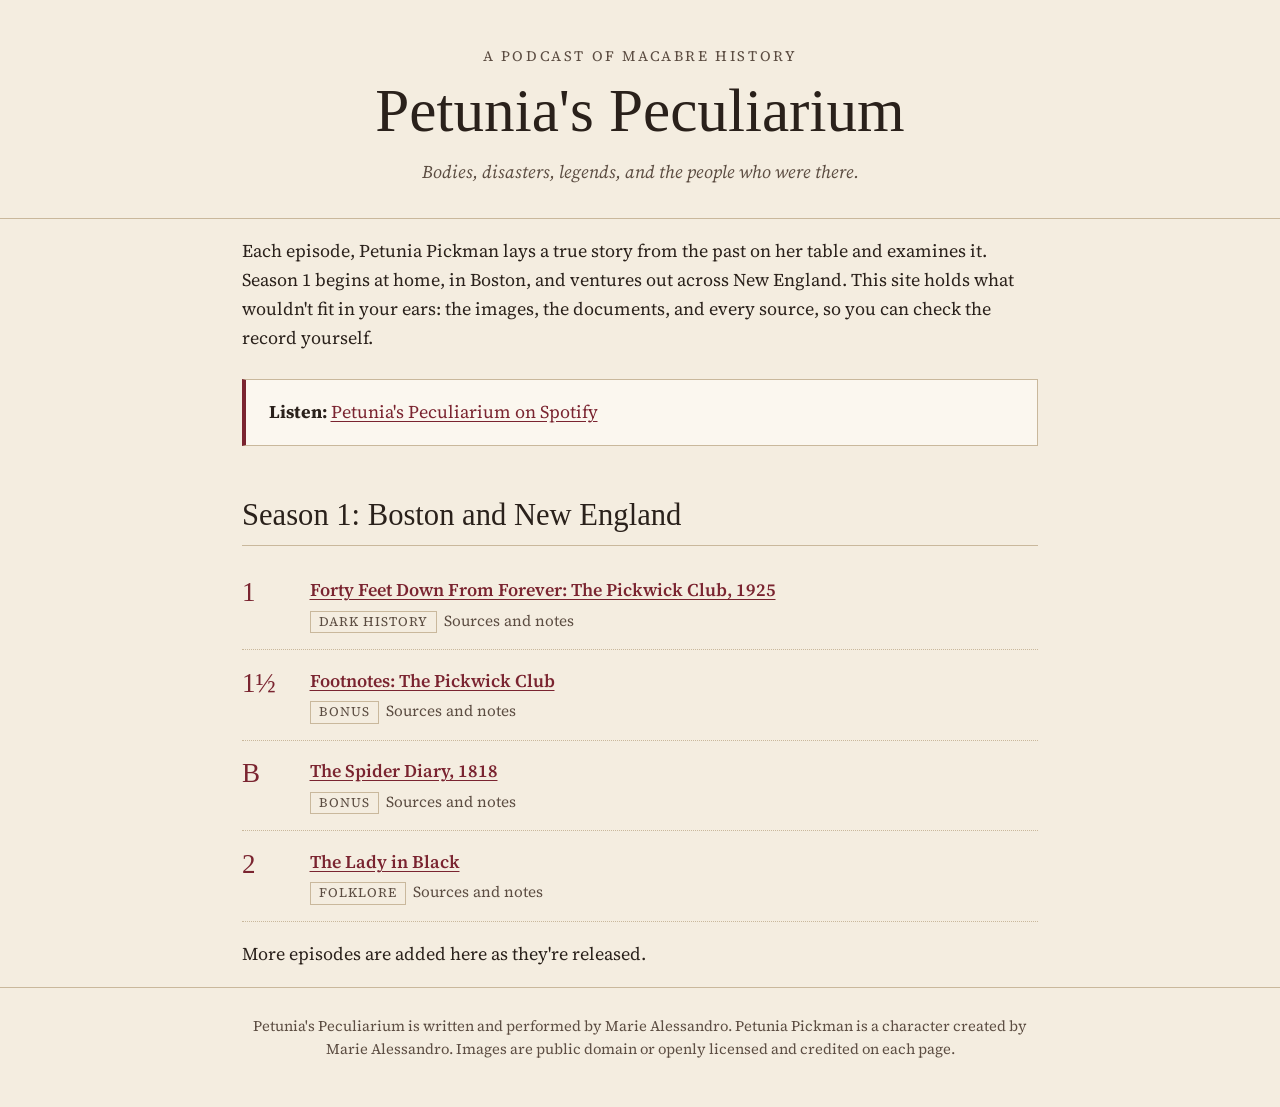
<file: index.html>
<!doctype html>
<html lang="en">
<head>
  <meta charset="utf-8">
  <meta name="viewport" content="width=device-width, initial-scale=1">
  <title>Petunia's Peculiarium</title>
  <meta name="description" content="Episode resources for Petunia's Peculiarium: images, sources, and further reading on macabre history, beginning in Boston.">
  <link rel="preconnect" href="https://fonts.googleapis.com">
  <link rel="preconnect" href="https://fonts.gstatic.com" crossorigin>
  <link href="https://fonts.googleapis.com/css2?family=IM+Fell+English:ital@0;1&family=Source+Serif+4:ital,opsz,wght@0,8..60,400;0,8..60,600;1,8..60,400&display=swap" rel="stylesheet">
  <link rel="stylesheet" href="assets/style.css">
</head>
<body>
  <header class="site">
    <div class="wrap">
      <p class="kicker">A podcast of macabre history</p>
      <h1><a href="./">Petunia's Peculiarium</a></h1>
      <p class="tagline">Bodies, disasters, legends, and the people who were there.</p>
    </div>
  </header>

  <main class="wrap">
    <p>Each episode, Petunia Pickman lays a true story from the past on her table and examines it. Season 1 begins at home, in Boston, and ventures out across New England. This site holds what wouldn't fit in your ears: the images, the documents, and every source, so you can check the record yourself.</p>

    <div class="listen">
      <p><strong>Listen:</strong> <a href="https://open.spotify.com/show/64ww9guxLLeLLj0aD7bXne">Petunia's Peculiarium on Spotify</a></p>
    </div>

    <h2>Season 1: Boston and New England</h2>
    <ol class="episodes">
      <li><span class="num">1</span><span class="title"><a href="episodes/ep01-forty-feet-down.html">Forty Feet Down From Forever: The Pickwick Club, 1925</a></span><span class="meta"><span class="tag">Dark history</span>Sources and notes</span></li>
      <li><span class="num">1½</span><span class="title"><a href="episodes/ep01-footnotes-pickwick.html">Footnotes: The Pickwick Club</a></span><span class="meta"><span class="tag">Bonus</span>Sources and notes</span></li>
      <li><span class="num">B</span><span class="title"><a href="episodes/bonus-spider-diary.html">The Spider Diary, 1818</a></span><span class="meta"><span class="tag">Bonus</span>Sources and notes</span></li>
      <li><span class="num">2</span><span class="title"><a href="episodes/ep02-lady-in-black.html">The Lady in Black</a></span><span class="meta"><span class="tag">Folklore</span>Sources and notes</span></li>
    </ol>
    <p>More episodes are added here as they're released.</p>
  </main>

  <footer class="site">
    <div class="wrap">Petunia's Peculiarium is written and performed by Marie Alessandro. Petunia Pickman is a character created by Marie Alessandro. Images are public domain or openly licensed and credited on each page.</div>
  </footer>
</body>
</html>
</file>
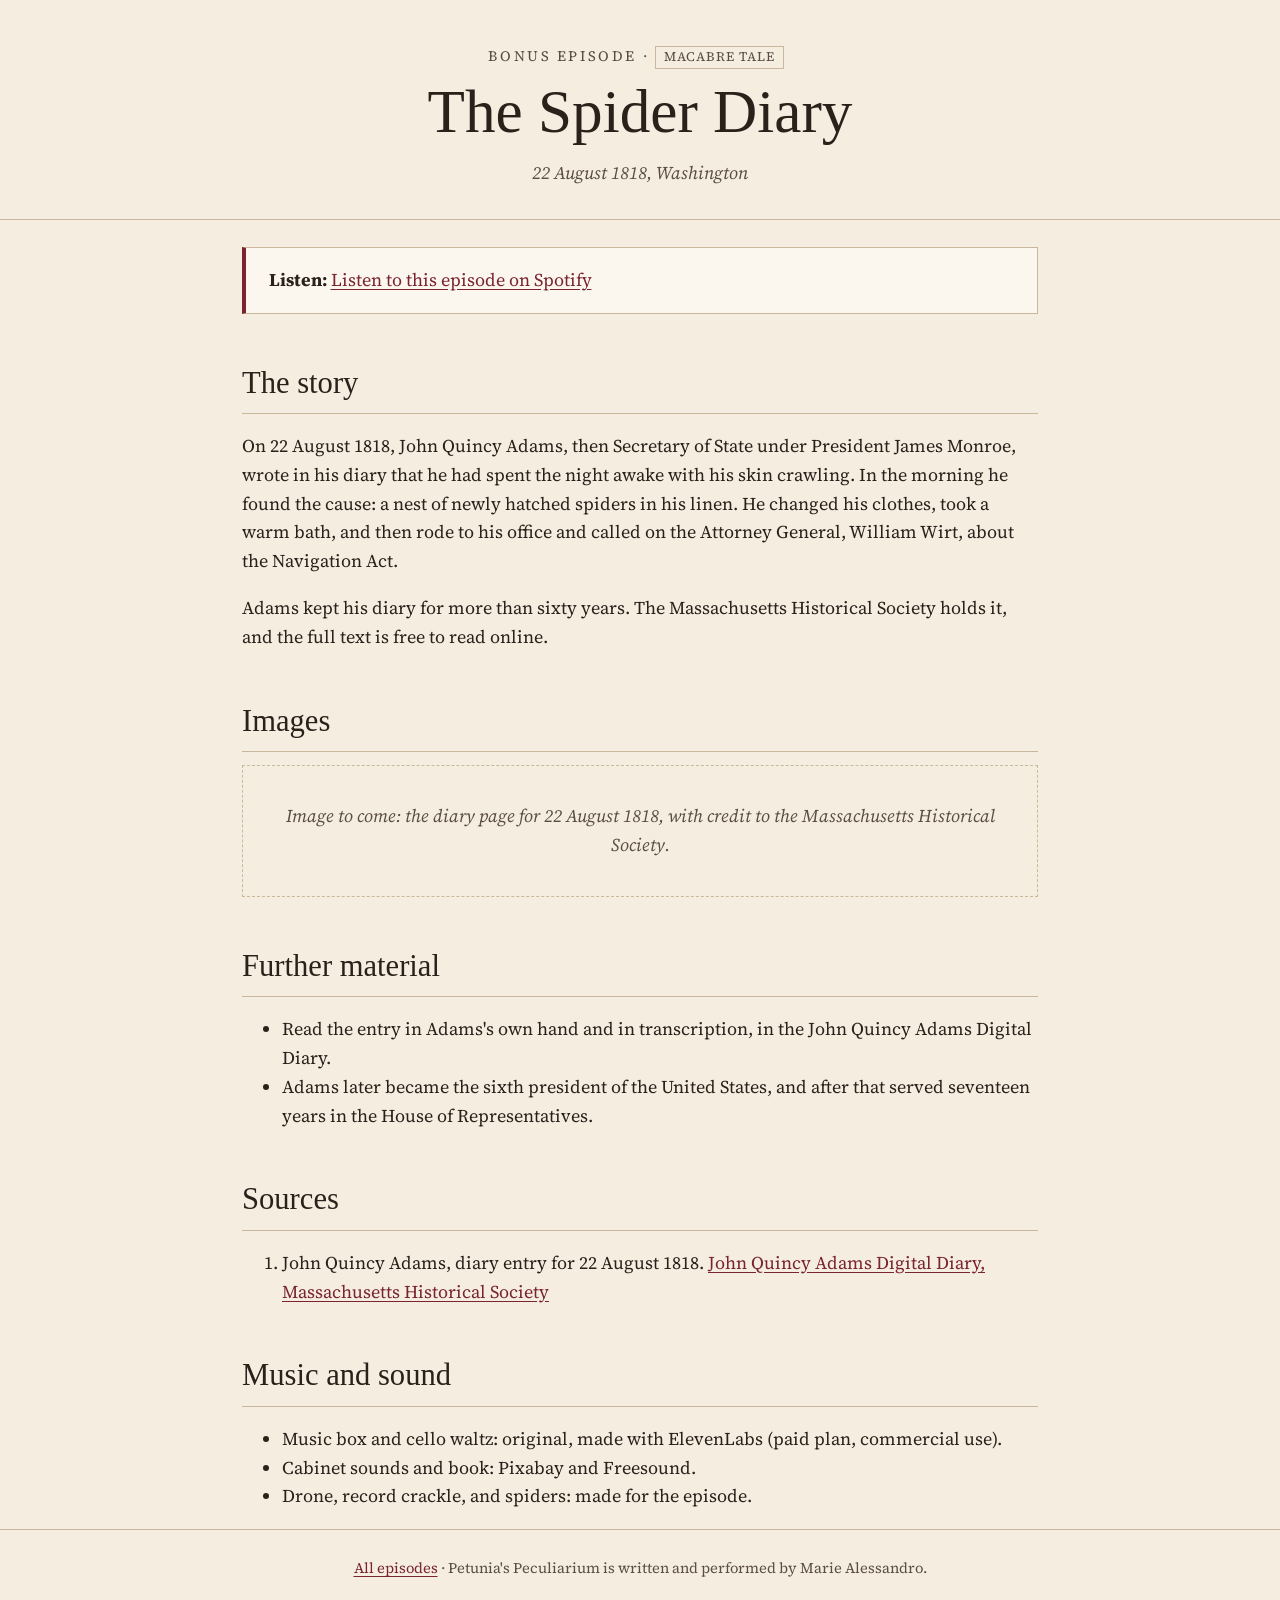
<file: episodes/bonus-spider-diary.html>
<!doctype html>
<html lang="en">
<head>
  <meta charset="utf-8">
  <meta name="viewport" content="width=device-width, initial-scale=1">
  <title>The Spider Diary | Petunia's Peculiarium</title>
  <meta name="description" content="Sources and notes for the Spider Diary bonus episode: John Quincy Adams's diary entry of August 22, 1818.">
  <link rel="preconnect" href="https://fonts.googleapis.com">
  <link rel="preconnect" href="https://fonts.gstatic.com" crossorigin>
  <link href="https://fonts.googleapis.com/css2?family=IM+Fell+English:ital@0;1&family=Source+Serif+4:ital,opsz,wght@0,8..60,400;0,8..60,600;1,8..60,400&display=swap" rel="stylesheet">
  <link rel="stylesheet" href="../assets/style.css">
</head>
<body>
  <header class="site">
    <div class="wrap">
      <p class="kicker">Bonus episode · <span class="tag">Macabre tale</span></p>
      <h1><a href="../">The Spider Diary</a></h1>
      <p class="tagline">22 August 1818, Washington</p>
    </div>
  </header>

  <main class="wrap">
    <div class="listen">
      <p><strong>Listen:</strong> <a href="https://open.spotify.com/episode/4SubniQyx1roM9YhWF8esh">Listen to this episode on Spotify</a></p>
    </div>

    <h2>The story</h2>
    <p>On 22 August 1818, John Quincy Adams, then Secretary of State under President James Monroe, wrote in his diary that he had spent the night awake with his skin crawling. In the morning he found the cause: a nest of newly hatched spiders in his linen. He changed his clothes, took a warm bath, and then rode to his office and called on the Attorney General, William Wirt, about the Navigation Act.</p>
    <p>Adams kept his diary for more than sixty years. The Massachusetts Historical Society holds it, and the full text is free to read online.</p>

    <h2>Images</h2>
    <div class="placeholder">Image to come: the diary page for 22 August 1818, with credit to the Massachusetts Historical Society.</div>

    <h2>Further material</h2>
    <ul>
      <li>Read the entry in Adams's own hand and in transcription, in the John Quincy Adams Digital Diary.</li>
      <li>Adams later became the sixth president of the United States, and after that served seventeen years in the House of Representatives.</li>
    </ul>

    <h2>Sources</h2>
    <ol class="sources">
      <li>John Quincy Adams, diary entry for 22 August 1818. <a href="https://www.primarysourcecoop.org/publications/jqa/document/jqadiaries-v30-1818-08-p382--entry22">John Quincy Adams Digital Diary, Massachusetts Historical Society</a></li>
    </ol>

    <h2>Music and sound</h2>
    <ul>
      <li>Music box and cello waltz: original, made with ElevenLabs (paid plan, commercial use).</li>
      <li>Cabinet sounds and book: Pixabay and Freesound.</li>
      <li>Drone, record crackle, and spiders: made for the episode.</li>
    </ul>
  </main>

  <footer class="site">
    <div class="wrap"><a href="../">All episodes</a> · Petunia's Peculiarium is written and performed by Marie Alessandro.</div>
  </footer>
</body>
</html>
</file>
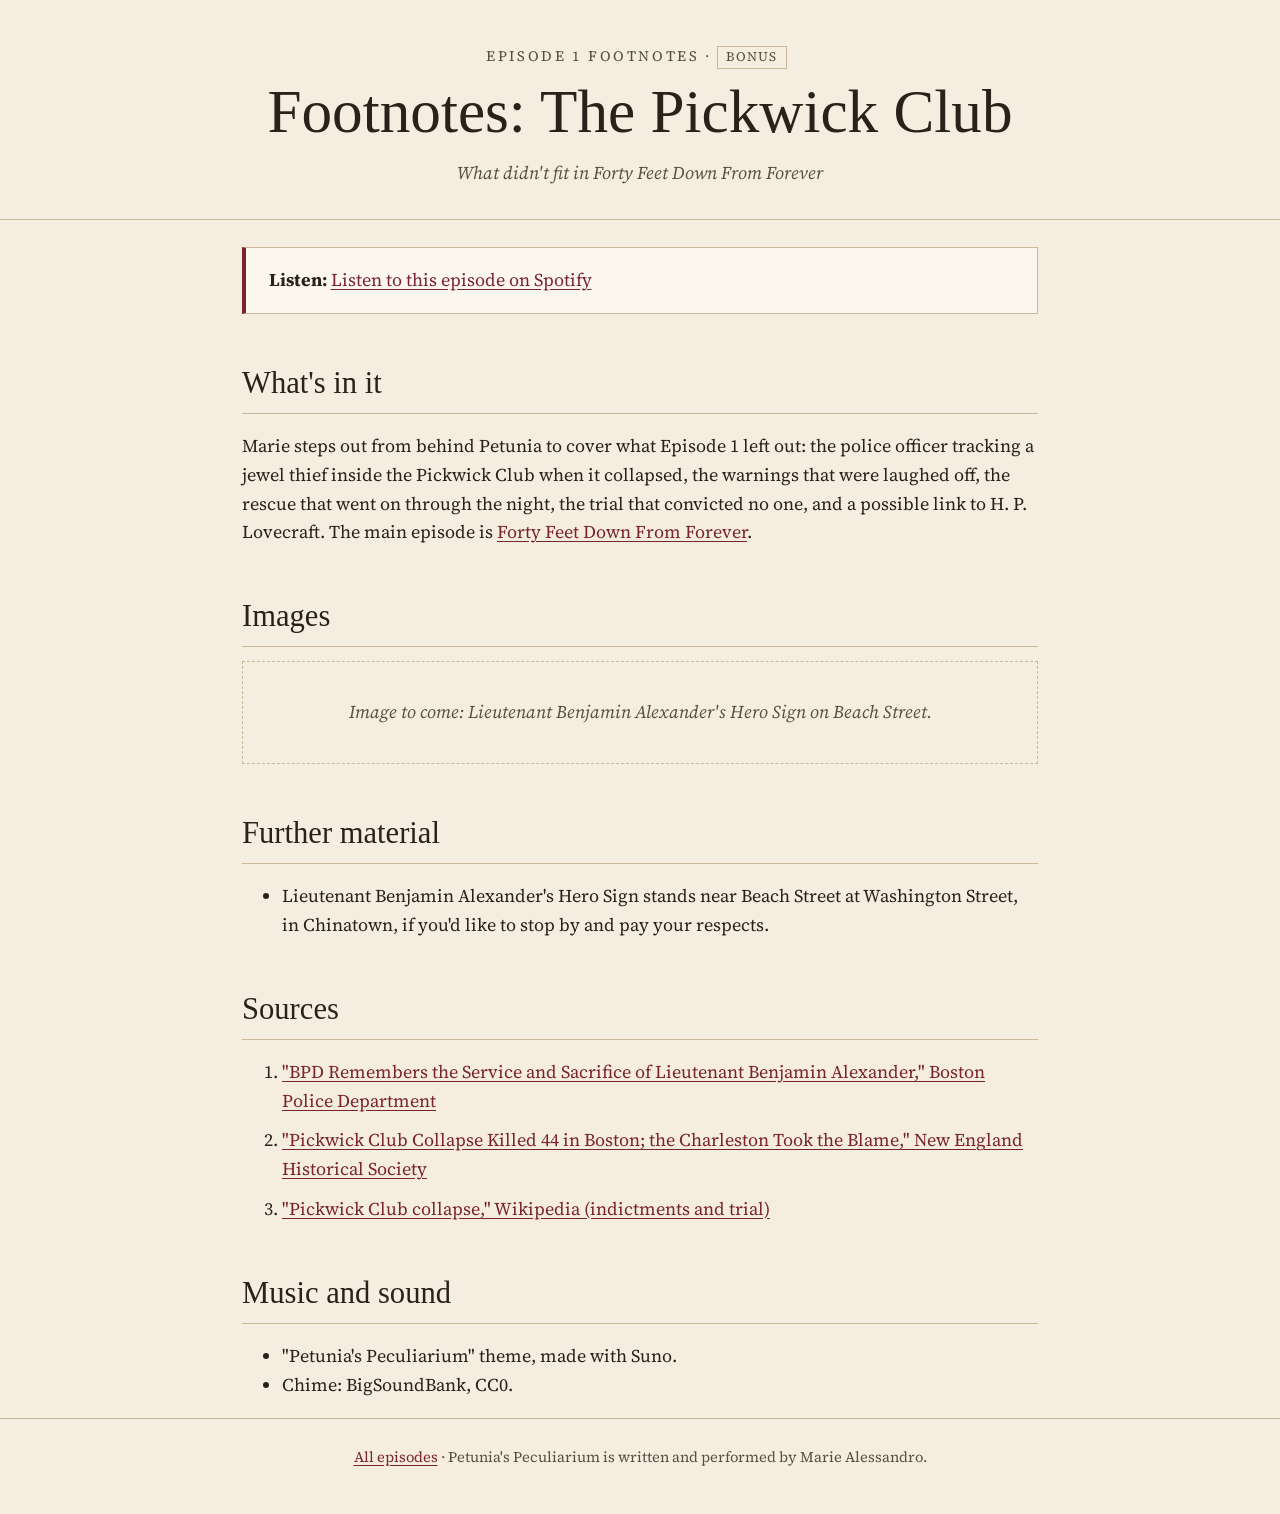
<file: episodes/ep01-footnotes-pickwick.html>
<!doctype html>
<html lang="en">
<head>
  <meta charset="utf-8">
  <meta name="viewport" content="width=device-width, initial-scale=1">
  <title>Footnotes: The Pickwick Club | Petunia's Peculiarium</title>
  <meta name="description" content="Sources and notes for Pickwick Footnotes: what didn't fit in Episode 1, including Lieutenant Benjamin Alexander and the trial.">
  <link rel="preconnect" href="https://fonts.googleapis.com">
  <link rel="preconnect" href="https://fonts.gstatic.com" crossorigin>
  <link href="https://fonts.googleapis.com/css2?family=IM+Fell+English:ital@0;1&family=Source+Serif+4:ital,opsz,wght@0,8..60,400;0,8..60,600;1,8..60,400&display=swap" rel="stylesheet">
  <link rel="stylesheet" href="../assets/style.css">
</head>
<body>
  <header class="site">
    <div class="wrap">
      <p class="kicker">Episode 1 Footnotes · <span class="tag">Bonus</span></p>
      <h1><a href="../">Footnotes: The Pickwick Club</a></h1>
      <p class="tagline">What didn't fit in Forty Feet Down From Forever</p>
    </div>
  </header>

  <main class="wrap">
    <div class="listen">
      <p><strong>Listen:</strong> <a href="https://open.spotify.com/episode/2uhnKZG4rZEW8IVbMVgzVX">Listen to this episode on Spotify</a></p>
    </div>

    <h2>What's in it</h2>
    <p>Marie steps out from behind Petunia to cover what Episode 1 left out: the police officer tracking a jewel thief inside the Pickwick Club when it collapsed, the warnings that were laughed off, the rescue that went on through the night, the trial that convicted no one, and a possible link to H. P. Lovecraft. The main episode is <a href="ep01-forty-feet-down.html">Forty Feet Down From Forever</a>.</p>

    <h2>Images</h2>
    <div class="placeholder">Image to come: Lieutenant Benjamin Alexander's Hero Sign on Beach Street.</div>

    <h2>Further material</h2>
    <ul>
      <li>Lieutenant Benjamin Alexander's Hero Sign stands near Beach Street at Washington Street, in Chinatown, if you'd like to stop by and pay your respects.</li>
    </ul>

    <h2>Sources</h2>
    <ol class="sources">
      <li><a href="https://police.boston.gov/2023/07/04/bpd-remembers-the-service-and-sacrifice-of-lieutenant-benjamin-alexander-killed-in-the-line-of-duty-98-years-ago-today/">"BPD Remembers the Service and Sacrifice of Lieutenant Benjamin Alexander," Boston Police Department</a></li>
      <li><a href="https://newenglandhistoricalsociety.com/pickwick-club-collapse-killed-44-boston-charleston-took-the-blame/">"Pickwick Club Collapse Killed 44 in Boston; the Charleston Took the Blame," New England Historical Society</a></li>
      <li><a href="https://en.wikipedia.org/wiki/Pickwick_Club_collapse">"Pickwick Club collapse," Wikipedia (indictments and trial)</a></li>
    </ol>

    <h2>Music and sound</h2>
    <ul>
      <li>"Petunia's Peculiarium" theme, made with Suno.</li>
      <li>Chime: BigSoundBank, CC0.</li>
    </ul>
  </main>

  <footer class="site">
    <div class="wrap"><a href="../">All episodes</a> · Petunia's Peculiarium is written and performed by Marie Alessandro.</div>
  </footer>
</body>
</html>
</file>
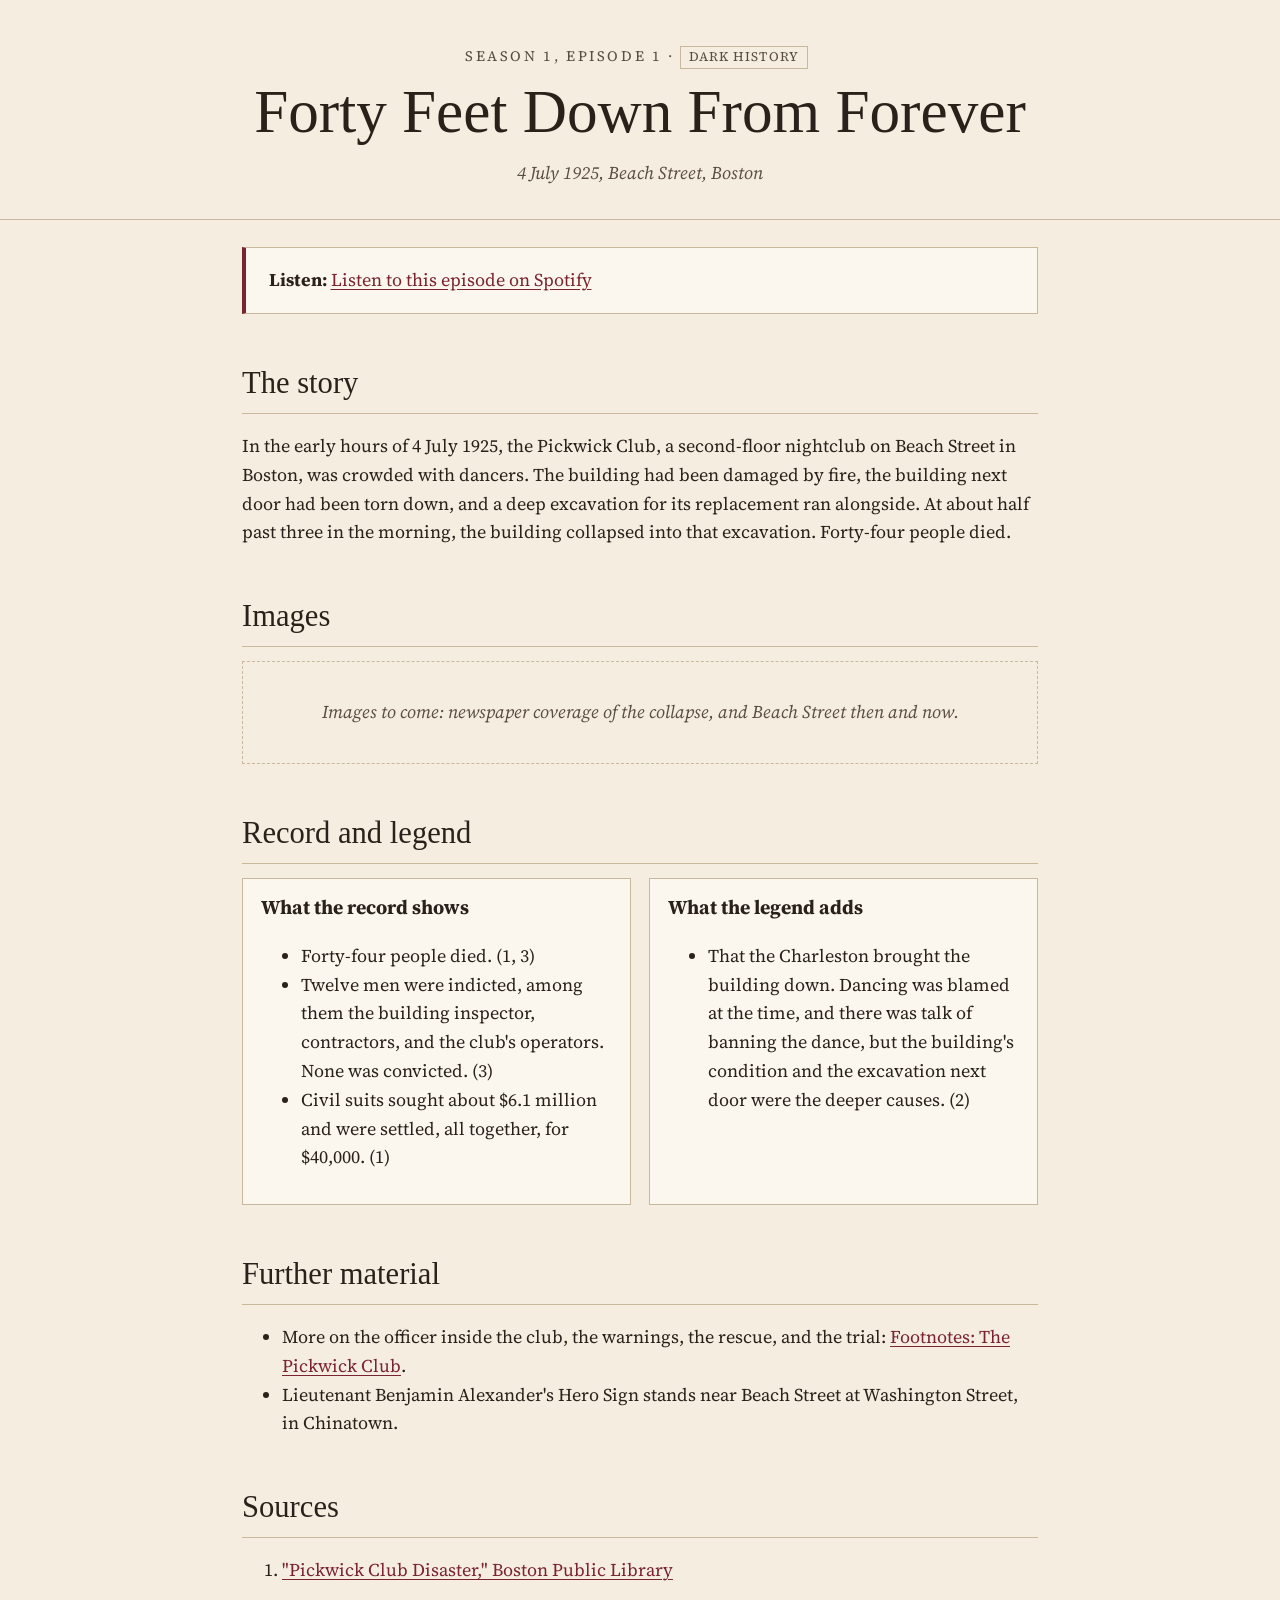
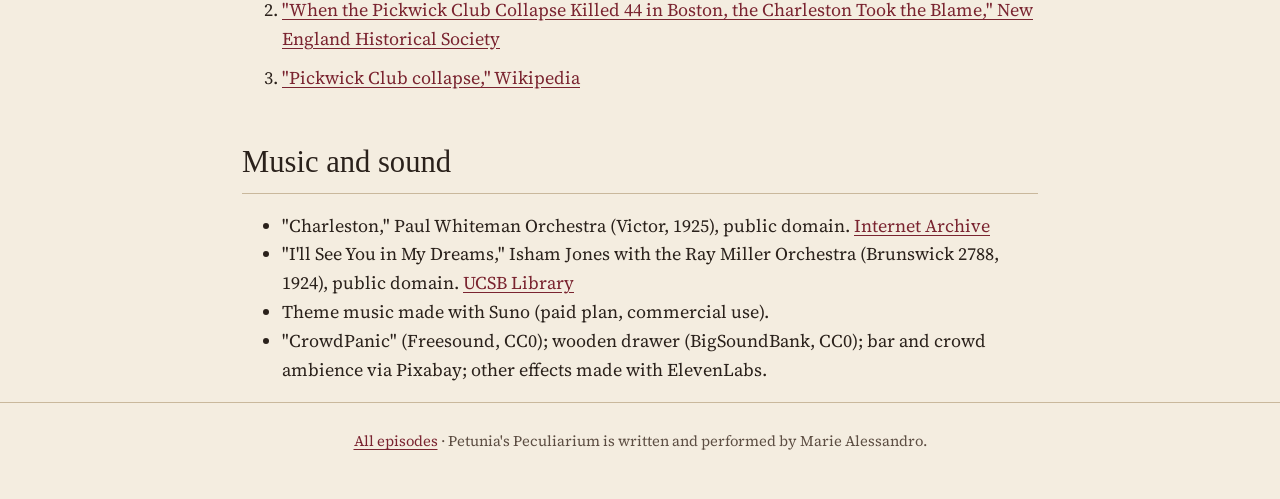
<file: episodes/ep01-forty-feet-down.html>
<!doctype html>
<html lang="en">
<head>
  <meta charset="utf-8">
  <meta name="viewport" content="width=device-width, initial-scale=1">
  <title>Forty Feet Down From Forever | Petunia's Peculiarium</title>
  <meta name="description" content="Sources and notes for Episode 1: the Pickwick Club collapse, Boston, 4 July 1925.">
  <link rel="preconnect" href="https://fonts.googleapis.com">
  <link rel="preconnect" href="https://fonts.gstatic.com" crossorigin>
  <link href="https://fonts.googleapis.com/css2?family=IM+Fell+English:ital@0;1&family=Source+Serif+4:ital,opsz,wght@0,8..60,400;0,8..60,600;1,8..60,400&display=swap" rel="stylesheet">
  <link rel="stylesheet" href="../assets/style.css">
</head>
<body>
  <header class="site">
    <div class="wrap">
      <p class="kicker">Season 1, Episode 1 · <span class="tag">Dark history</span></p>
      <h1><a href="../">Forty Feet Down From Forever</a></h1>
      <p class="tagline">4 July 1925, Beach Street, Boston</p>
    </div>
  </header>

  <main class="wrap">
    <div class="listen">
      <p><strong>Listen:</strong> <a href="https://open.spotify.com/episode/7bC6HznMn5VA8LCRyGICCZ">Listen to this episode on Spotify</a></p>
    </div>

    <h2>The story</h2>
    <p>In the early hours of 4 July 1925, the Pickwick Club, a second-floor nightclub on Beach Street in Boston, was crowded with dancers. The building had been damaged by fire, the building next door had been torn down, and a deep excavation for its replacement ran alongside. At about half past three in the morning, the building collapsed into that excavation. Forty-four people died.</p>

    <h2>Images</h2>
    <div class="placeholder">Images to come: newspaper coverage of the collapse, and Beach Street then and now.</div>

    <h2>Record and legend</h2>
    <div class="record-legend">
      <div>
        <h3>What the record shows</h3>
        <ul>
          <li>Forty-four people died. (1, 3)</li>
          <li>Twelve men were indicted, among them the building inspector, contractors, and the club's operators. None was convicted. (3)</li>
          <li>Civil suits sought about $6.1 million and were settled, all together, for $40,000. (1)</li>
        </ul>
      </div>
      <div>
        <h3>What the legend adds</h3>
        <ul>
          <li>That the Charleston brought the building down. Dancing was blamed at the time, and there was talk of banning the dance, but the building's condition and the excavation next door were the deeper causes. (2)</li>
        </ul>
      </div>
    </div>

    <h2>Further material</h2>
    <ul>
      <li>More on the officer inside the club, the warnings, the rescue, and the trial: <a href="ep01-footnotes-pickwick.html">Footnotes: The Pickwick Club</a>.</li>
      <li>Lieutenant Benjamin Alexander's Hero Sign stands near Beach Street at Washington Street, in Chinatown.</li>
    </ul>

    <h2>Sources</h2>
    <ol class="sources">
      <li><a href="https://www.bpl.org/blogs/post/pickwick-club-disaster/">"Pickwick Club Disaster," Boston Public Library</a></li>
      <li><a href="https://newenglandhistoricalsociety.com/pickwick-club-collapse-killed-44-boston-charleston-took-the-blame/">"When the Pickwick Club Collapse Killed 44 in Boston, the Charleston Took the Blame," New England Historical Society</a></li>
      <li><a href="https://en.wikipedia.org/wiki/Pickwick_Club_collapse">"Pickwick Club collapse," Wikipedia</a></li>
    </ol>

    <h2>Music and sound</h2>
    <ul>
      <li>"Charleston," Paul Whiteman Orchestra (Victor, 1925), public domain. <a href="https://archive.org/details/PaulWhiteman1920-1935CompleteCollection">Internet Archive</a></li>
      <li>"I'll See You in My Dreams," Isham Jones with the Ray Miller Orchestra (Brunswick 2788, 1924), public domain. <a href="https://adp.library.ucsb.edu/index.php/matrix/refer/2000218958">UCSB Library</a></li>
      <li>Theme music made with Suno (paid plan, commercial use).</li>
      <li>"CrowdPanic" (Freesound, CC0); wooden drawer (BigSoundBank, CC0); bar and crowd ambience via Pixabay; other effects made with ElevenLabs.</li>
    </ul>
  </main>

  <footer class="site">
    <div class="wrap"><a href="../">All episodes</a> · Petunia's Peculiarium is written and performed by Marie Alessandro.</div>
  </footer>
</body>
</html>
</file>
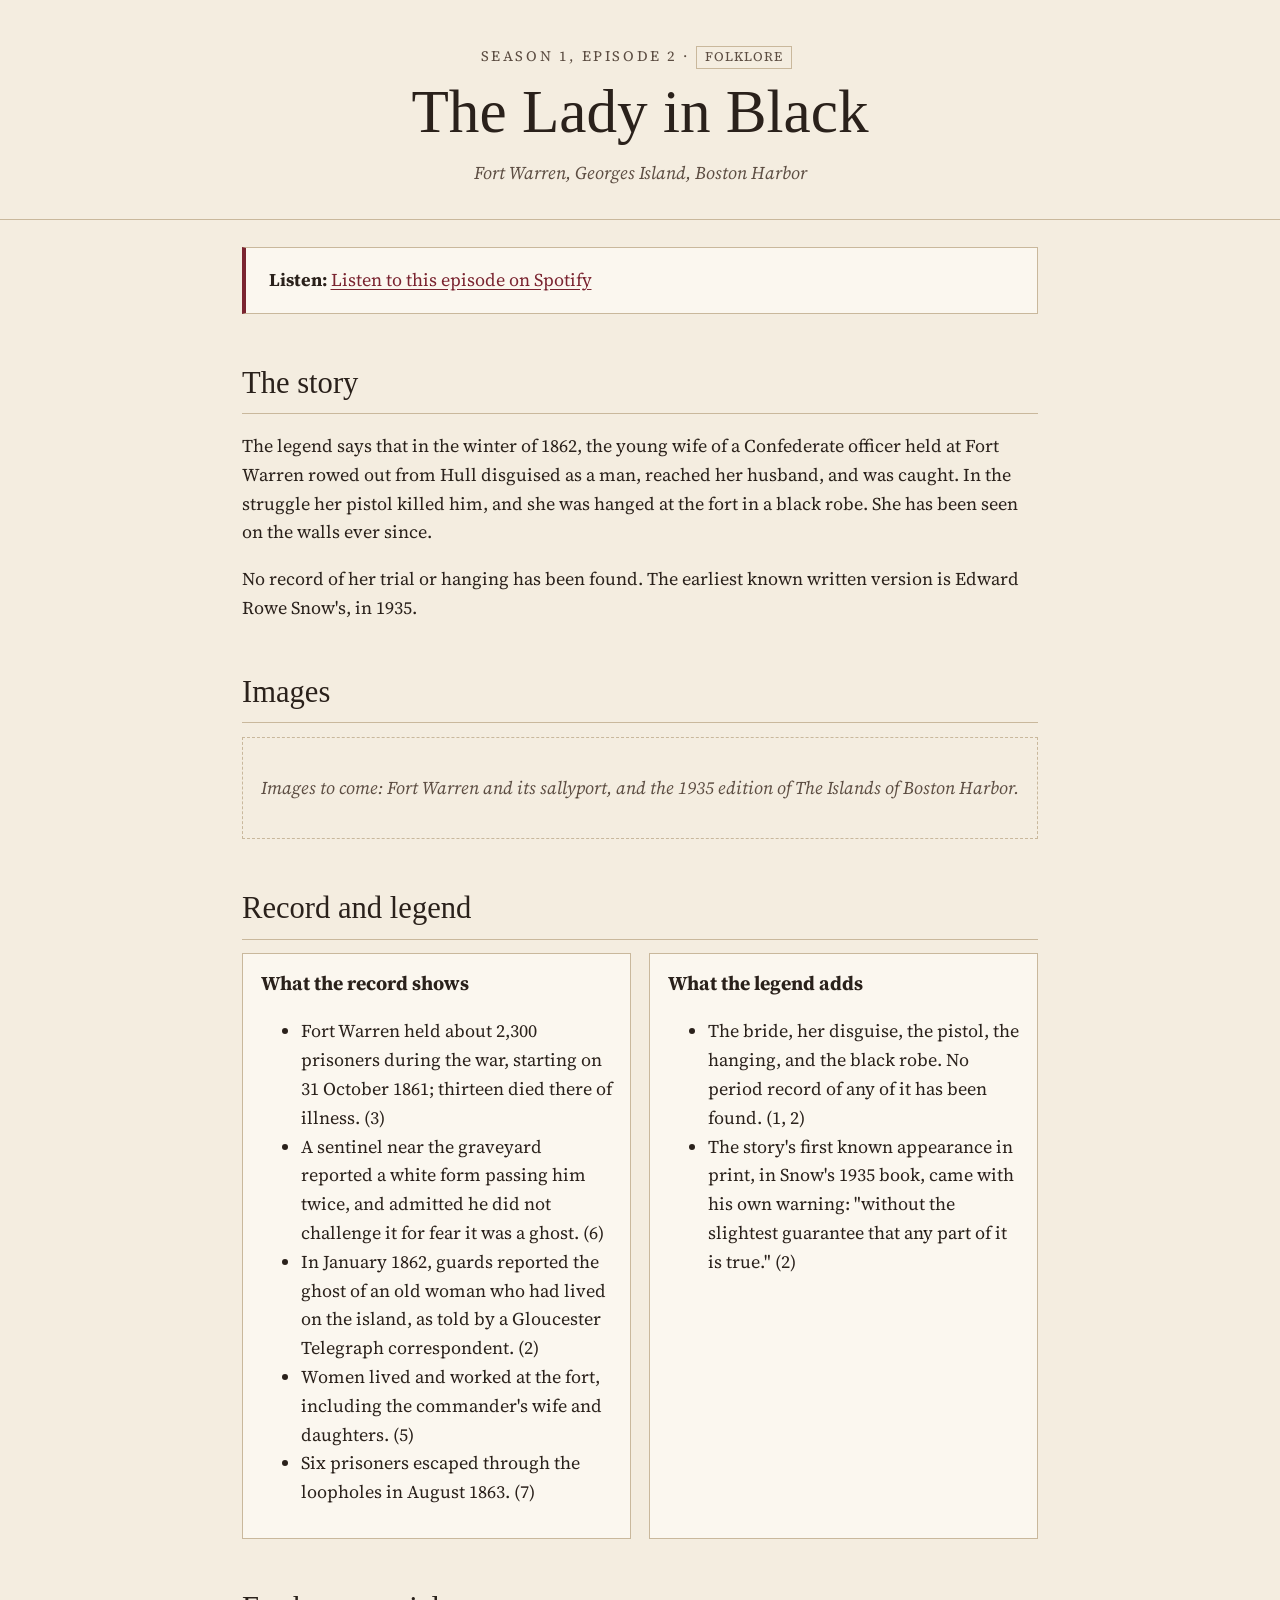
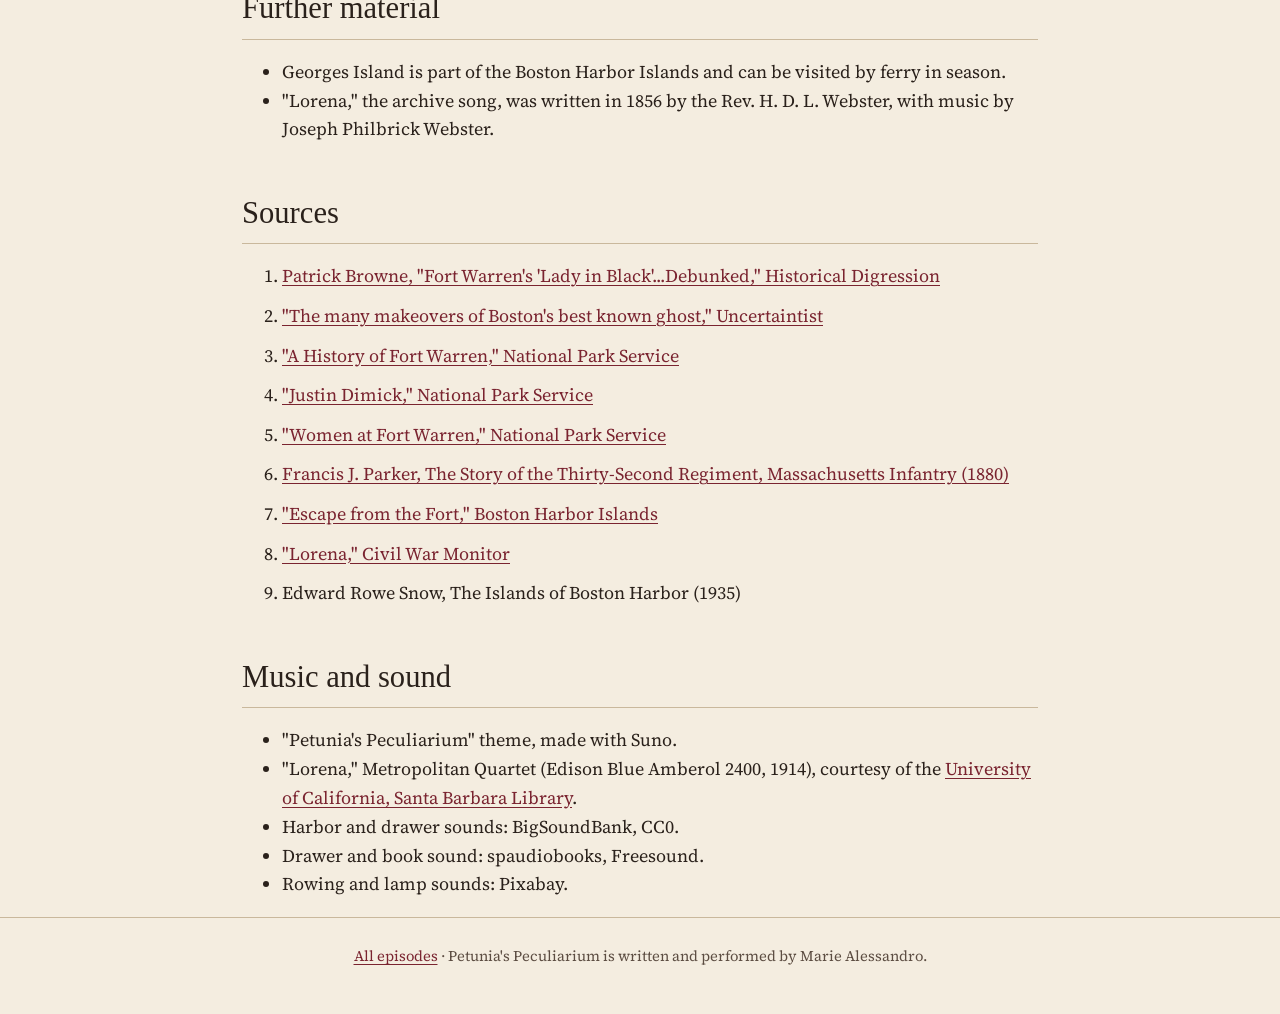
<file: episodes/ep02-lady-in-black.html>
<!doctype html>
<html lang="en">
<head>
  <meta charset="utf-8">
  <meta name="viewport" content="width=device-width, initial-scale=1">
  <title>The Lady in Black | Petunia's Peculiarium</title>
  <meta name="description" content="Sources and notes for Episode 2: the Lady in Black of Fort Warren, Boston Harbor.">
  <link rel="preconnect" href="https://fonts.googleapis.com">
  <link rel="preconnect" href="https://fonts.gstatic.com" crossorigin>
  <link href="https://fonts.googleapis.com/css2?family=IM+Fell+English:ital@0;1&family=Source+Serif+4:ital,opsz,wght@0,8..60,400;0,8..60,600;1,8..60,400&display=swap" rel="stylesheet">
  <link rel="stylesheet" href="../assets/style.css">
</head>
<body>
  <header class="site">
    <div class="wrap">
      <p class="kicker">Season 1, Episode 2 · <span class="tag">Folklore</span></p>
      <h1><a href="../">The Lady in Black</a></h1>
      <p class="tagline">Fort Warren, Georges Island, Boston Harbor</p>
    </div>
  </header>

  <main class="wrap">
    <div class="listen">
      <p><strong>Listen:</strong> <a href="https://open.spotify.com/episode/4BzCZl1ynhln3G3rdPc6S2">Listen to this episode on Spotify</a></p>
    </div>

    <h2>The story</h2>
    <p>The legend says that in the winter of 1862, the young wife of a Confederate officer held at Fort Warren rowed out from Hull disguised as a man, reached her husband, and was caught. In the struggle her pistol killed him, and she was hanged at the fort in a black robe. She has been seen on the walls ever since.</p>
    <p>No record of her trial or hanging has been found. The earliest known written version is Edward Rowe Snow's, in 1935.</p>

    <h2>Images</h2>
    <div class="placeholder">Images to come: Fort Warren and its sallyport, and the 1935 edition of The Islands of Boston Harbor.</div>

    <h2>Record and legend</h2>
    <div class="record-legend">
      <div>
        <h3>What the record shows</h3>
        <ul>
          <li>Fort Warren held about 2,300 prisoners during the war, starting on 31 October 1861; thirteen died there of illness. (3)</li>
          <li>A sentinel near the graveyard reported a white form passing him twice, and admitted he did not challenge it for fear it was a ghost. (6)</li>
          <li>In January 1862, guards reported the ghost of an old woman who had lived on the island, as told by a Gloucester Telegraph correspondent. (2)</li>
          <li>Women lived and worked at the fort, including the commander's wife and daughters. (5)</li>
          <li>Six prisoners escaped through the loopholes in August 1863. (7)</li>
        </ul>
      </div>
      <div>
        <h3>What the legend adds</h3>
        <ul>
          <li>The bride, her disguise, the pistol, the hanging, and the black robe. No period record of any of it has been found. (1, 2)</li>
          <li>The story's first known appearance in print, in Snow's 1935 book, came with his own warning: "without the slightest guarantee that any part of it is true." (2)</li>
        </ul>
      </div>
    </div>

    <h2>Further material</h2>
    <ul>
      <li>Georges Island is part of the Boston Harbor Islands and can be visited by ferry in season.</li>
      <li>"Lorena," the archive song, was written in 1856 by the Rev. H. D. L. Webster, with music by Joseph Philbrick Webster.</li>
    </ul>

    <h2>Sources</h2>
    <ol class="sources">
      <li><a href="https://historicaldigression.com/2012/10/17/fort-warrens-lady-in-black-debunked/">Patrick Browne, "Fort Warren's 'Lady in Black'...Debunked," Historical Digression</a></li>
      <li><a href="https://uncertaintist.wordpress.com/2018/10/22/the-many-makeovers-of-bostons-best-known-ghost/">"The many makeovers of Boston's best known ghost," Uncertaintist</a></li>
      <li><a href="https://home.nps.gov/articles/000/history-of-fort-warren.htm">"A History of Fort Warren," National Park Service</a></li>
      <li><a href="https://home.nps.gov/people/justin-dimick.htm">"Justin Dimick," National Park Service</a></li>
      <li><a href="https://www.nps.gov/articles/000/women-at-fort-warren-civil-war.htm">"Women at Fort Warren," National Park Service</a></li>
      <li><a href="https://archive.org/details/storyofthirtysec00park">Francis J. Parker, The Story of the Thirty-Second Regiment, Massachusetts Infantry (1880)</a></li>
      <li><a href="https://www.bostonharborislands.org/blog/escape-from-the-fort/">"Escape from the Fort," Boston Harbor Islands</a></li>
      <li><a href="https://www.civilwarmonitor.com/lorena/">"Lorena," Civil War Monitor</a></li>
      <li>Edward Rowe Snow, The Islands of Boston Harbor (1935)</li>
    </ol>

    <h2>Music and sound</h2>
    <ul>
      <li>"Petunia's Peculiarium" theme, made with Suno.</li>
      <li>"Lorena," Metropolitan Quartet (Edison Blue Amberol 2400, 1914), courtesy of the <a href="https://alexandria.ucsb.edu/lib/ark:/48907/f35b00tj">University of California, Santa Barbara Library</a>.</li>
      <li>Harbor and drawer sounds: BigSoundBank, CC0.</li>
      <li>Drawer and book sound: spaudiobooks, Freesound.</li>
      <li>Rowing and lamp sounds: Pixabay.</li>
    </ul>
  </main>

  <footer class="site">
    <div class="wrap"><a href="../">All episodes</a> · Petunia's Peculiarium is written and performed by Marie Alessandro.</div>
  </footer>
</body>
</html>
</file>
<file: assets/style.css>
:root {
  --paper: #f4ede0;
  --paper-deep: #e9dfcc;
  --ink: #2a211b;
  --ink-soft: #5c4d42;
  --rule: #c9b89c;
  --accent: #7a2430;
  --accent-soft: #a8505b;
  --card: #fbf7ef;
  --display: "IM Fell English", Georgia, serif;
  --body: "Source Serif 4", Georgia, serif;
}

@media (prefers-color-scheme: dark) {
  :root {
    --paper: #17120f;
    --paper-deep: #211a16;
    --ink: #ece2d2;
    --ink-soft: #b8a996;
    --rule: #4a3d33;
    --accent: #d07a83;
    --accent-soft: #e29aa2;
    --card: #1e1814;
  }
}

* { box-sizing: border-box; }

html { font-size: 18px; }

body {
  margin: 0;
  background: var(--paper);
  color: var(--ink);
  font-family: var(--body);
  line-height: 1.6;
}

a { color: var(--accent); text-underline-offset: 3px; }
a:hover { color: var(--accent-soft); }

.wrap { max-width: 46rem; margin: 0 auto; padding: 0 16px; }

header.site {
  border-bottom: 1px solid var(--rule);
  padding: 2.5rem 0 1.75rem;
  text-align: center;
}

header.site .kicker {
  font-size: 0.8rem;
  letter-spacing: 0.18em;
  text-transform: uppercase;
  color: var(--ink-soft);
  margin: 0 0 0.5rem;
}

header.site h1 {
  font-family: var(--display);
  font-weight: 400;
  font-size: clamp(2.2rem, 7vw, 3.4rem);
  line-height: 1.1;
  margin: 0;
}

header.site h1 a { color: inherit; text-decoration: none; }

header.site .tagline {
  font-style: italic;
  color: var(--ink-soft);
  margin: 0.75rem 0 0;
}

main { padding: 2rem 0 3rem; }

h2 {
  font-family: var(--display);
  font-weight: 400;
  font-size: 1.7rem;
  margin: 2.5rem 0 0.75rem;
  border-bottom: 1px solid var(--rule);
  padding-bottom: 0.3rem;
}

h3 { font-size: 1.1rem; margin: 1.5rem 0 0.4rem; }

.listen {
  background: var(--card);
  border: 1px solid var(--rule);
  border-left: 4px solid var(--accent);
  padding: 1rem 1.25rem;
  margin: 1.5rem 0;
}

.listen p { margin: 0; }

ol.episodes { list-style: none; padding: 0; margin: 0; }

ol.episodes li {
  display: grid;
  grid-template-columns: 3rem 1fr;
  gap: 0 0.75rem;
  padding: 0.9rem 0;
  border-bottom: 1px dotted var(--rule);
}

ol.episodes .num {
  font-family: var(--display);
  font-size: 1.5rem;
  color: var(--accent);
  line-height: 1.2;
}

ol.episodes .title { font-weight: 600; }

ol.episodes .meta {
  grid-column: 2;
  font-size: 0.85rem;
  color: var(--ink-soft);
}

.tag {
  display: inline-block;
  font-size: 0.72rem;
  letter-spacing: 0.08em;
  text-transform: uppercase;
  border: 1px solid var(--rule);
  padding: 0 0.45rem;
  margin-right: 0.4rem;
}

figure {
  margin: 1.5rem 0;
  background: var(--card);
  border: 1px solid var(--rule);
  padding: 0.75rem;
}

figure img { display: block; width: 100%; height: auto; }

figcaption { font-size: 0.85rem; margin-top: 0.6rem; }

figcaption .credit { display: block; color: var(--ink-soft); font-size: 0.78rem; margin-top: 0.25rem; }

.placeholder {
  border: 1px dashed var(--rule);
  color: var(--ink-soft);
  font-style: italic;
  padding: 2rem 1rem;
  text-align: center;
}

.record-legend {
  display: grid;
  grid-template-columns: 1fr;
  gap: 1rem;
}

@media (min-width: 640px) {
  .record-legend { grid-template-columns: 1fr 1fr; }
}

.record-legend > div {
  background: var(--card);
  border: 1px solid var(--rule);
  padding: 0.75rem 1rem;
}

.record-legend h3 { margin-top: 0; }

ol.sources li { margin-bottom: 0.6rem; }

footer.site {
  border-top: 1px solid var(--rule);
  padding: 1.5rem 0 2.5rem;
  font-size: 0.82rem;
  color: var(--ink-soft);
  text-align: center;
}
</file>
